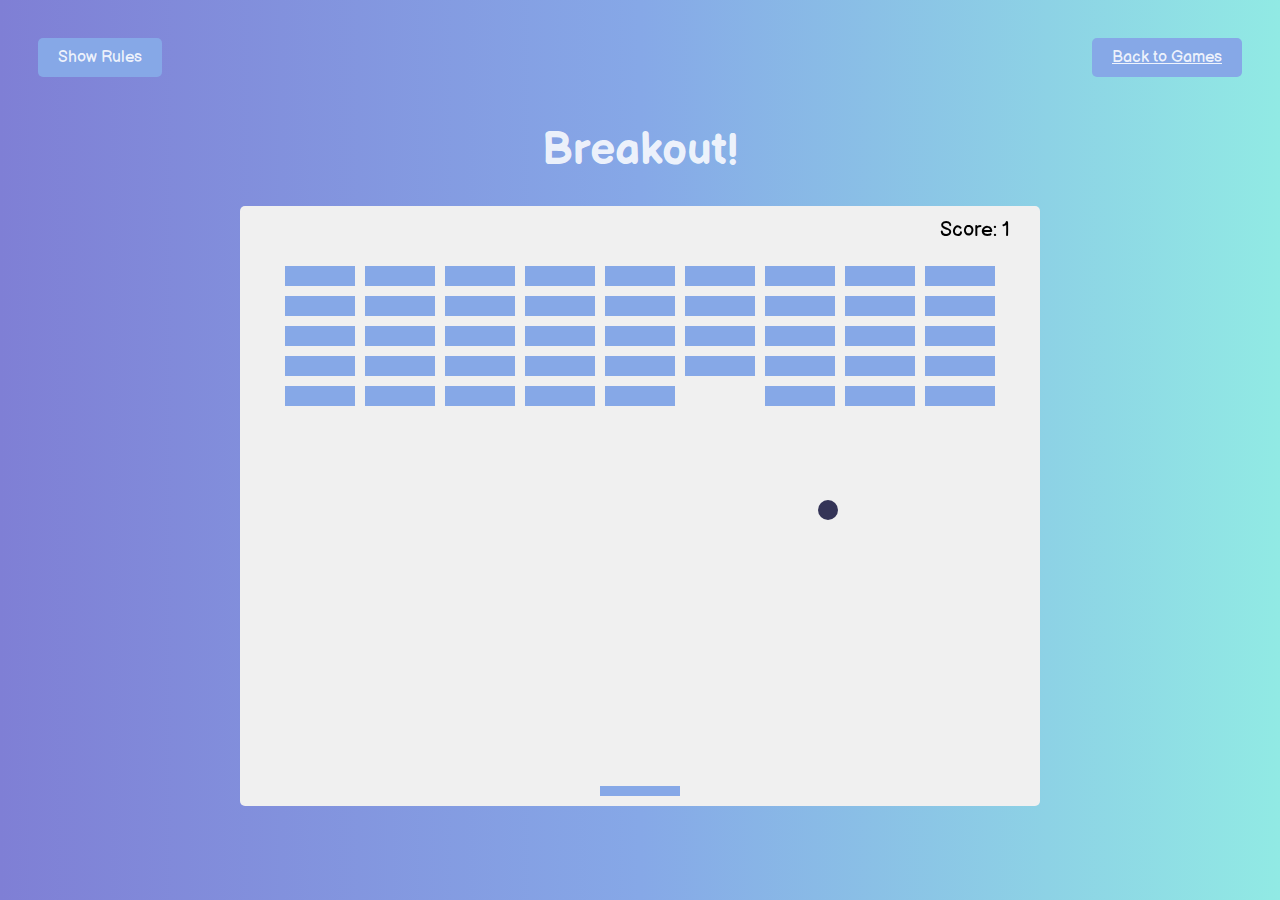
<file: ResponsiveGameStore/games/04-Breakout-Game/index.html>
<!DOCTYPE html>
<html lang="en">
<head>
  <meta charset="UTF-8" />
  <meta name="viewport" content="width=device-width, initial-scale=1.0"/>
  <title>Talha - Breakout Game</title>
  <link rel="icon" href="https://i.ibb.co/M6KTWnf/pic.jpg">
  <link rel="stylesheet" href="style.css" />
</head>
<body>
  <h1>Breakout!</h1>
  <button id="rules-btn" class="btn rules-btn">Show Rules</button>
  <a href="index.html" class="btn back-btn">Back to Games</a>

  <div id="rules" class="rules">
    <h2>How To Play:</h2>
    <p>Use your right and left keys to move the paddle to bounce the ball and break the blocks.</p>
    <p>If you miss the ball, your score and the blocks will reset.</p>
    <button id="close-btn" class="btn">Close</button>
  </div>

  <canvas id="canvas"></canvas>

  <div class="mobile-controls">
    <button id="left-btn">◀️</button>
    <button id="right-btn">▶️</button>
  </div>

  <script src="script.js"></script>
</body>
</html>
</file>
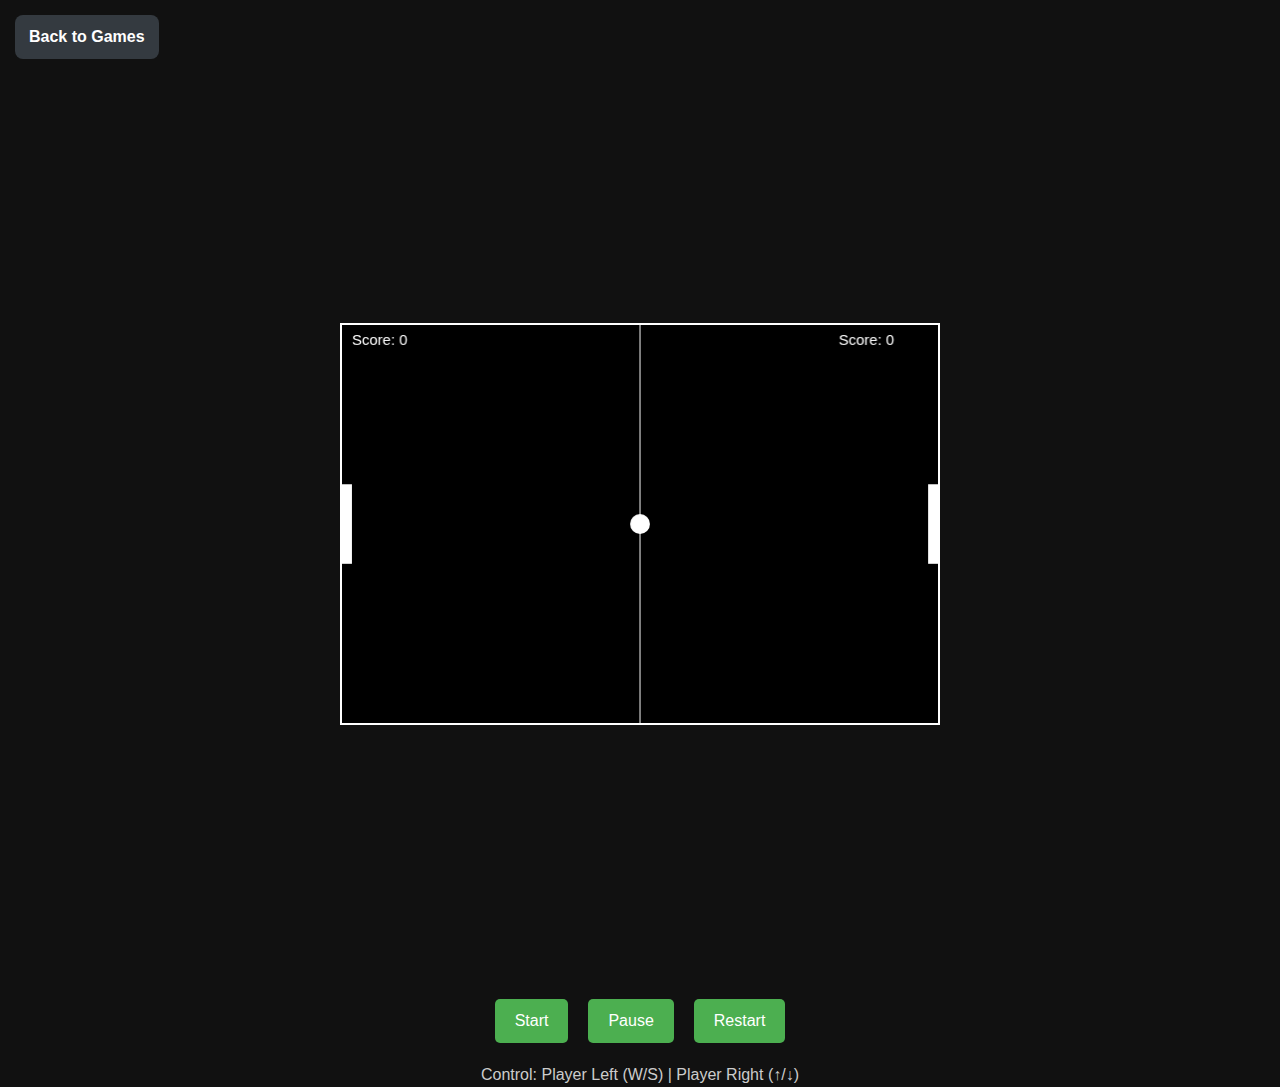
<file: ResponsiveGameStore/games/07-Ping-Pong-Game/index.html>
<!DOCTYPE html>
<html lang="en">
<head>
  <meta charset="UTF-8" />
  <meta name="viewport" content="width=device-width, initial-scale=1.0" />
  <title>Talha - Ping Pong Game</title>

  <!-- Bootstrap CSS -->
  <link rel="stylesheet" href="https://maxcdn.bootstrapcdn.com/bootstrap/4.0.0/css/bootstrap.min.css" />
  <link rel="stylesheet" href="style.css" />
  <link rel="icon" href="https://i.ibb.co/M6KTWnf/pic.jpg" />
</head>
<body>

  <!-- Back Button -->
  <a href="GAMES.html" class="back-button">
    Back to Games
  </a>

  <!-- Game Container -->
  <div class="container">
    <canvas id="canvas" width="600" height="400"></canvas>
  </div>

  <!-- Controls -->
  <div class="button">
    <button id="start-btn" class="btn">Start</button>
    <button id="pause-btn" class="btn">Pause</button>
    <button id="restart-btn" class="btn">Restart</button>
  </div>

  <p class="control">Control: Player Left (W/S) | Player Right (↑/↓)</p>

  <!-- Modal for Win Message -->
  <div class="modal" tabindex="-1" role="dialog" id="message-modal">
    <div class="modal-dialog" role="document">
      <div class="modal-content bg-dark text-white">
        <div class="modal-body">
          <h5 id="message"></h5>
        </div>
        <div class="modal-footer">
          <button type="button" id="message-modal-close" class="btn btn-secondary" data-dismiss="modal">Close</button>
        </div>
      </div>
    </div>
  </div>

  <!-- Scripts -->
  <script src="https://code.jquery.com/jquery-3.6.0.min.js"></script>
  <script src="https://maxcdn.bootstrapcdn.com/bootstrap/4.0.0/js/bootstrap.min.js"></script>
  <script src="script.js"></script>
</body>
</html>
</file>
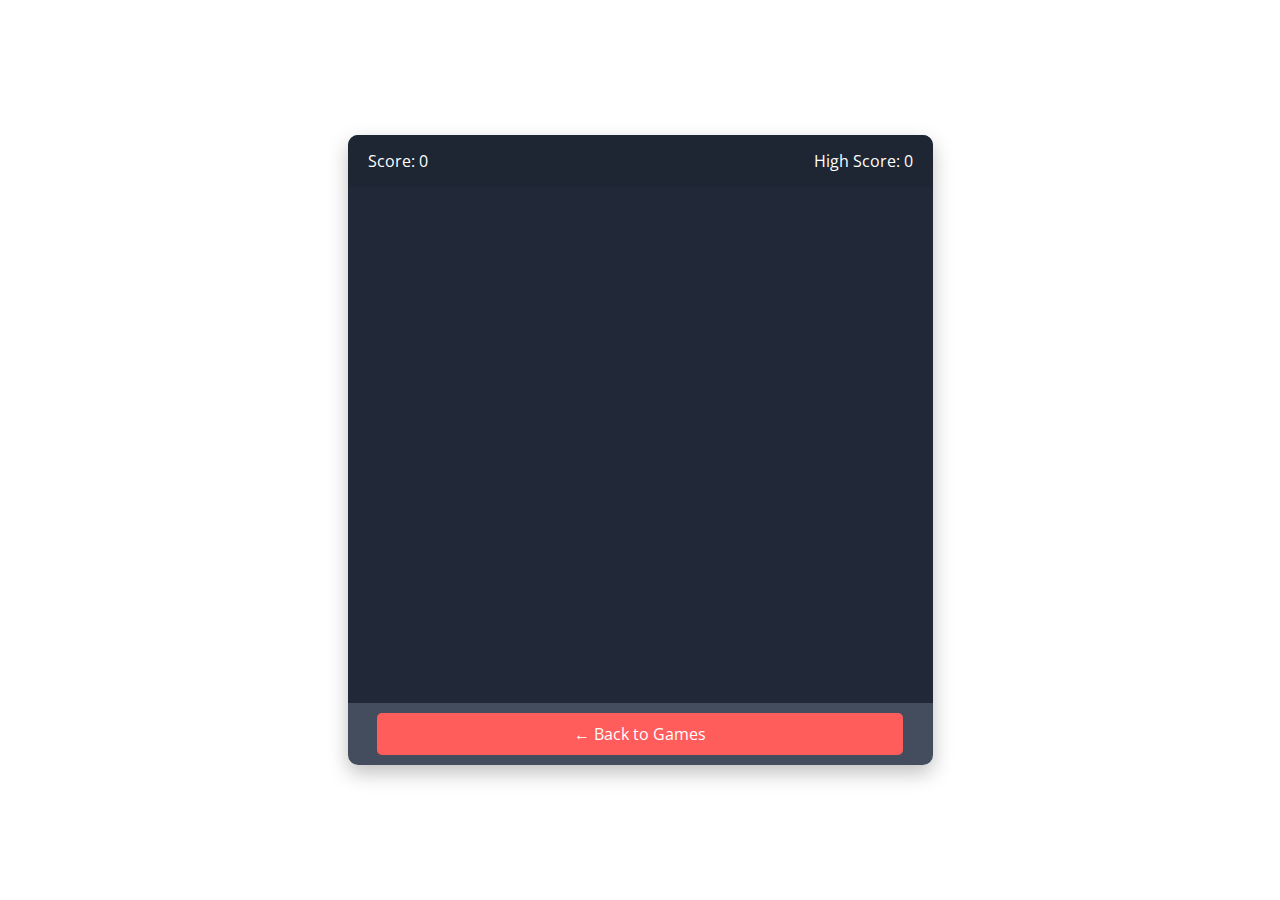
<file: ResponsiveGameStore/games/14-Snake-Game/index.html>
<!DOCTYPE html>
<html lang="en">
<head>
  <meta charset="UTF-8" />
  <meta name="viewport" content="width=device-width, initial-scale=1.0" />
  <title>Talha - Snake Game</title>
  <link rel="icon" href="https://i.ibb.co/M6KTWnf/pic.jpg" />
  <link rel="stylesheet" href="style.css" />
  <script src="script.js" defer></script>
  <link rel="stylesheet" href="https://cdnjs.cloudflare.com/ajax/libs/font-awesome/6.3.0/css/all.min.css">
</head>
<body>
  <div class="wrapper">
    <div class="game-details">
      <span class="score">Score: 0</span>
      <span class="high-score">High Score: 0</span>
    </div>
    <div class="play-board"></div>
    <div class="controls">
      <i data-key="ArrowLeft" class="fa-solid fa-arrow-left-long"></i>
      <i data-key="ArrowUp" class="fa-solid fa-arrow-up-long"></i>
      <i data-key="ArrowRight" class="fa-solid fa-arrow-right-long"></i>
      <i data-key="ArrowDown" class="fa-solid fa-arrow-down-long"></i>
    </div>
    <button class="back-btn" onclick="window.location.href='games.html'">← Back to Games</button>
  </div>

  <div class="modal" id="gameOverModal">
    <div class="modal-content">
      <h2>Game Over</h2>
      <p>Want to try again?</p>
      <button onclick="restartGame()">Play Again</button>
      <button onclick="window.location.href='games.html'">Back to Games</button>
    </div>
  </div>
</body>
</html>
</file>
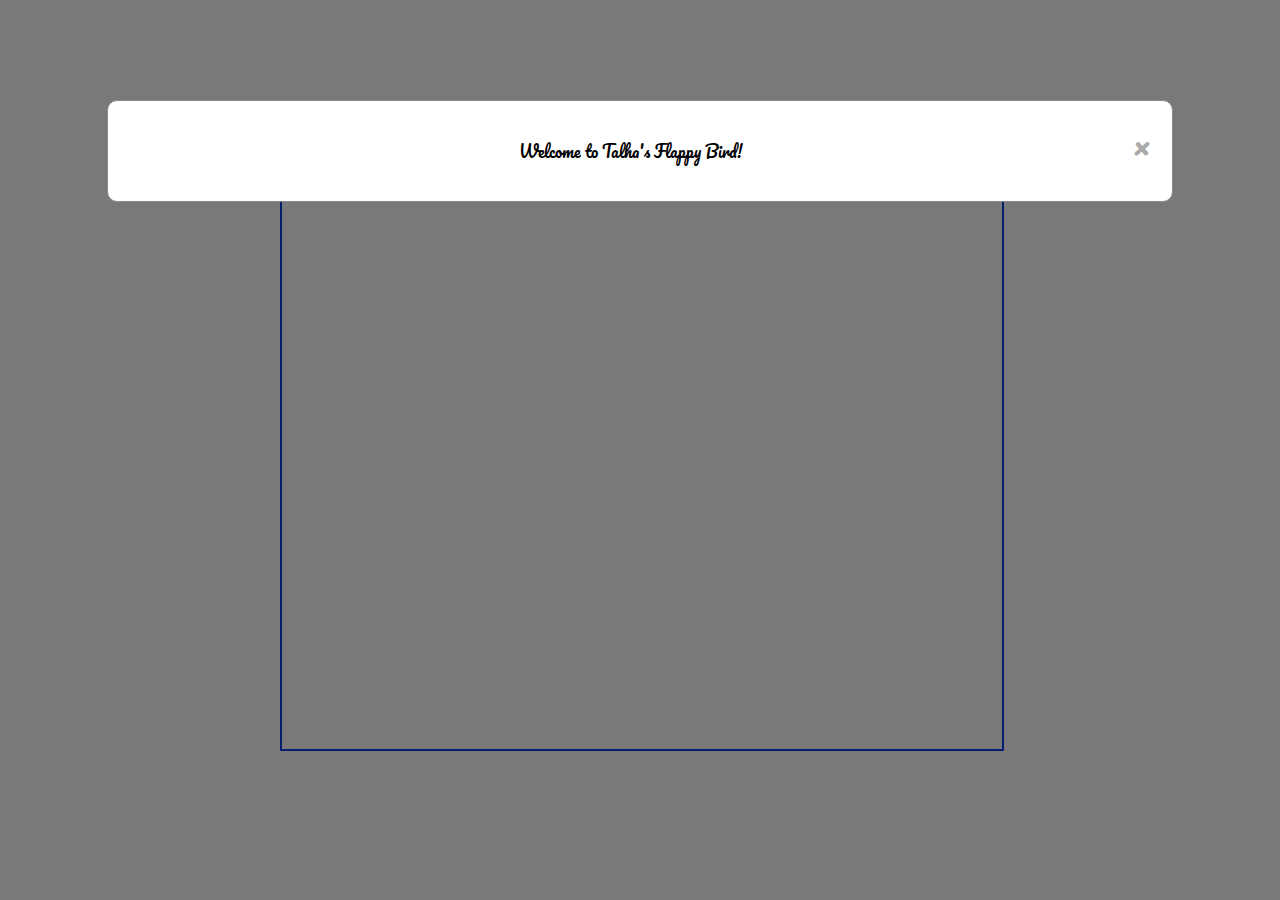
<file: ResponsiveGameStore/games/19-Flappy-Bird-Game/index.html>
<!DOCTYPE html>
<html lang="en">
  <head>
    <meta charset="UTF-8" />
    <meta name="viewport" content="width=device-width, initial-scale=1.0" />
    <title>Talha - Flappy Bird</title>
    <link rel="stylesheet" href="style.css" />
    <link href="https://fonts.googleapis.com/css?family=Pacifico" rel="stylesheet" />
    <link rel="icon" href="https://i.ibb.co/M6KTWnf/pic.jpg" />
  </head>
  <body>
    <div class="container">
      <button id="backBtn" onclick="goBack()">← Back to Games</button>
      <canvas id="myCanvas" width="620" height="480"></canvas>
      <div id="gameModal" class="modal">
        <div class="modal-content">
          <span class="close" onclick="toggleModal()">&times;</span>
          <p>Welcome to Talha's Flappy Bird!</p>
        </div>
      </div>
    </div>
    <script src="script.js"></script>
  </body>
</html>
</file>
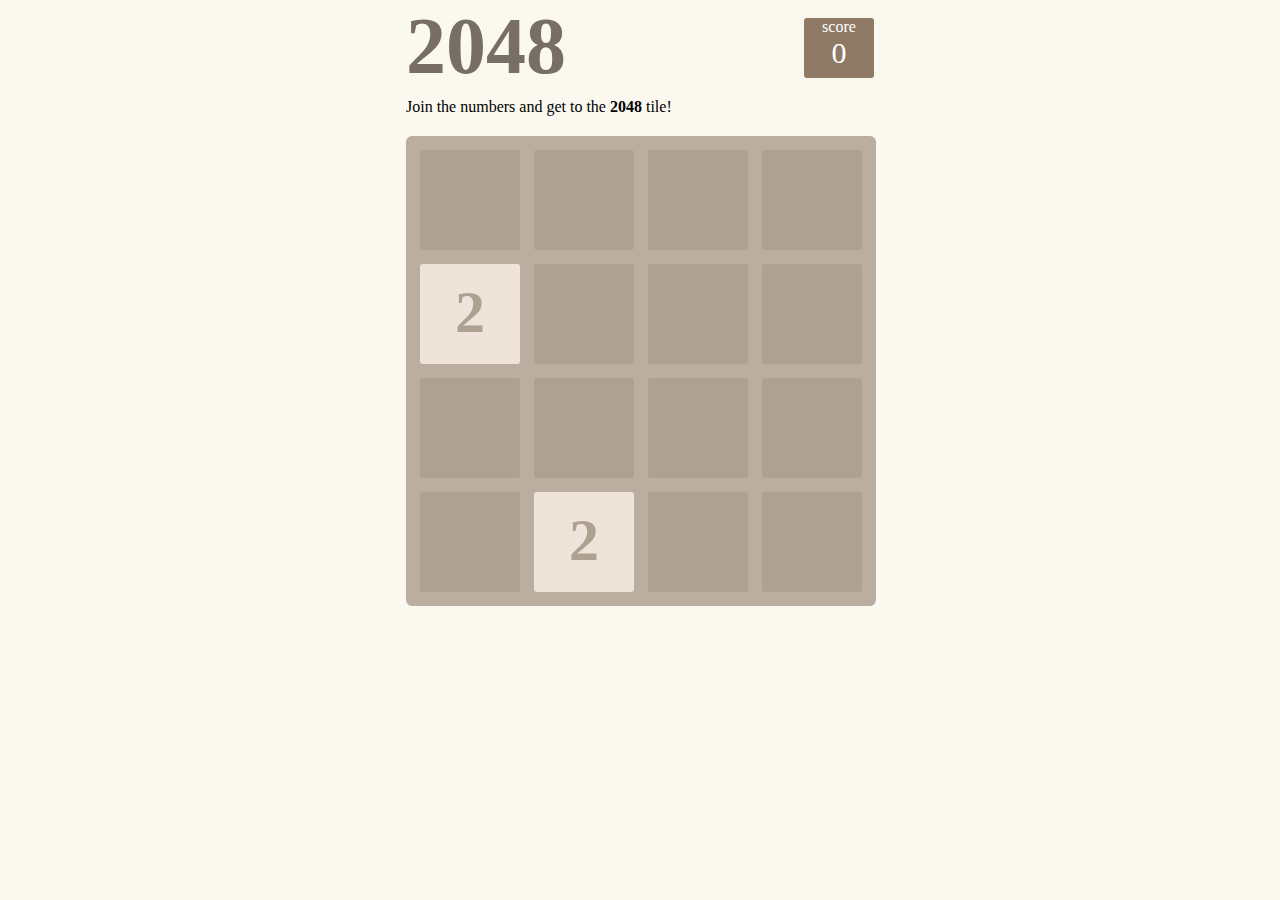
<file: ResponsiveGameStore/games/21-2048-Game/index.html>
<!DOCTYPE html>
<html lang="en" dir="ltr">
  <head>
    <meta charset="utf-8" />
    <title>Talha - 2048 Game</title>
    <link rel="stylesheet" href="style.css" />
    <script src="script.js" charset="utf-8"></script>
    <link rel="icon" href="https://i.ibb.co/M6KTWnf/pic.jpg" />
  </head>
  <body>
    <div class="container">
      <div class="info">
        <h1>2048</h1>
        <div class="score-container">
          <div class="score-title">score</div>
          <span id="score">0</span>
        </div>
      </div>
      <span id="result">Join the numbers and get to the <b>2048</b> tile!</span>
      <div class="grid"></div>
    </div>
  </body>
</html>
</file>
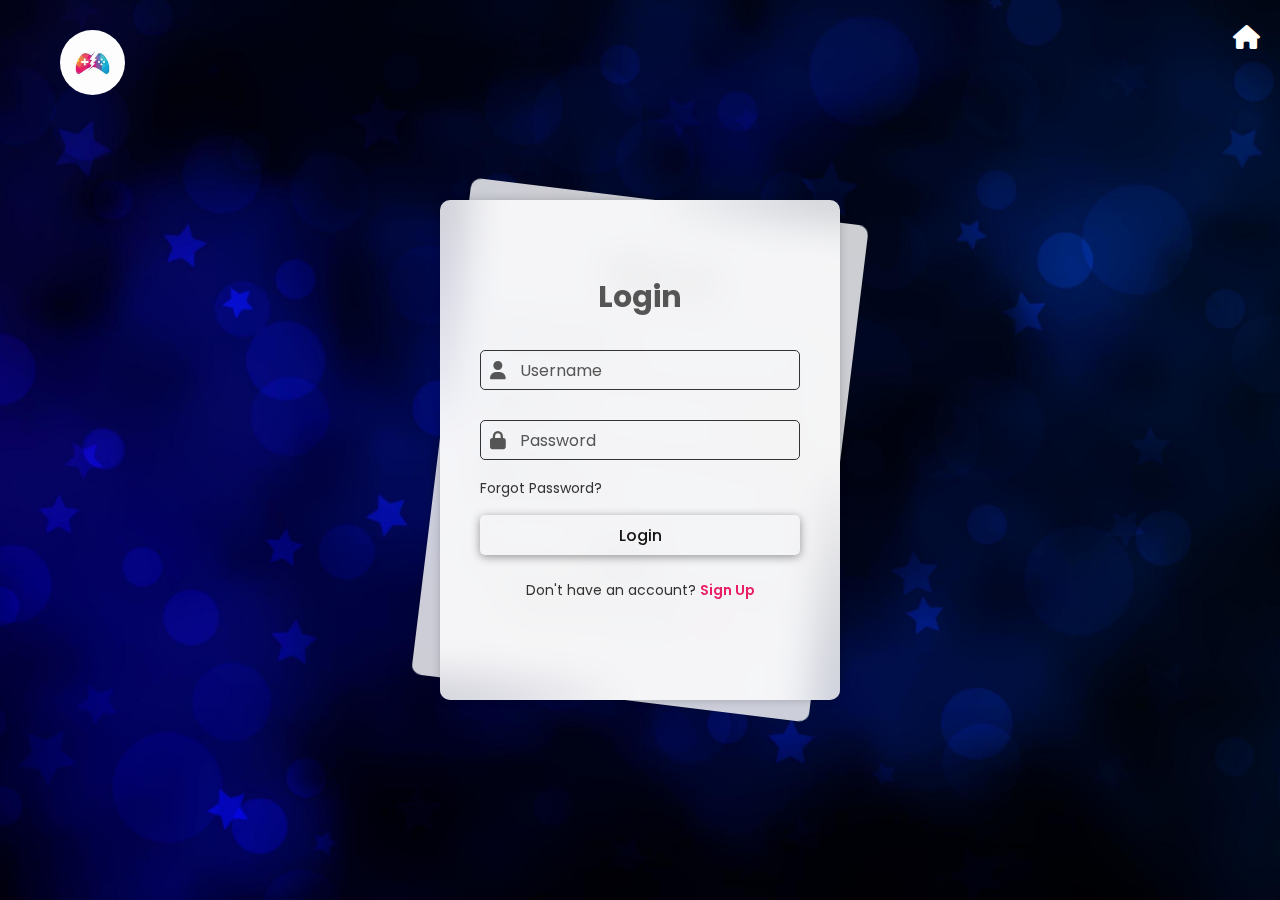
<file: ResponsiveGameStore/games/login.html>
<!DOCTYPE html>
<html lang="en">
<head>
    <meta charset="UTF-8">
    <meta name="viewport" content="width=device-width, initial-scale=1, shrink-to-fit=no">
    <meta name="description" content="Gaming Website">
    <title>GameStore - LogIn</title>
    <link rel="stylesheet" href="CSS/loginstyles.css">
    <link href="https://cdnjs.cloudflare.com/ajax/libs/font-awesome/6.0.0/css/all.min.css" rel="stylesheet">
</head>
<body>
    <div class="logo">
        <a class="navbar-brand logo-image" href="index.html">
        <img src="images/logo.jpg"" alt="">
        </a>
      </div>
    <header>
        <a class="home-icon" href="index.html"><i class="fas fa-home"></i></a>
    </header>

    <div class="wrapper">
        <!-- Sign Up Form -->
        <div class="form-wrapper sign-up">
            <form id="signUpForm">
                <h2>Sign Up</h2>
                <div class="input-group">
                    <i class="fas fa-user"></i>
                    <input type="text" id="signup-username" required>
                    <label>Username</label>
                </div>
                <div class="input-group">
                    <i class="fas fa-envelope"></i>
                    <input type="email" id="signup-email" required>
                    <label>Email</label>
                </div>
                <div class="input-group">
                    <i class="fas fa-lock"></i>
                    <input type="password" id="signup-password" required>
                    <label>Password</label>
                </div>
                <button type="submit" class="btn">Sign Up</button>
                <div class="sign-link">
                    <p>Already have an account? <a href="#" class="signIn-link">Sign In</a></p>
                </div>
            </form>
        </div>

        <!-- Sign In Form -->
        <div class="form-wrapper sign-in active">
            <form id="signInForm">
                <h2>Login</h2>
                <div class="input-group">
                    <i class="fas fa-user"></i>
                    <input type="text" id="signin-username" required>
                    <label>Username</label>
                </div>
                <div class="input-group">
                    <i class="fas fa-lock"></i>
                    <input type="password" id="signin-password" required>
                    <label>Password</label>
                </div>
                <div class="forgot-pass">
                    <a href="#">Forgot Password?</a>
                </div>
                <button type="submit" class="btn">Login</button>
                <div class="sign-link">
                    <p>Don't have an account? <a href="#" class="signUp-link">Sign Up</a></p>
                </div>
            </form>
        </div>
    </div>

    <script src="script.js"></script>
</body>
</html>
</file>
<file: ResponsiveGameStore/games/04-Breakout-Game/style.css>
@import url("https://fonts.googleapis.com/css2?family=Balsamiq+Sans:wght@400;700&display=swap");

:root {
  --background-color: #7f7fd5;
  --background-secondary-color: #91eae4;
  --canvas-color: #f0f0f0;
  --text-color: rgba(255, 255, 255, 0.87);
  --sidebar-color: #343457;
  --button-color: #86a8e7;
  --hover-color: #7db3e3;
}

* {
  box-sizing: border-box;
}

body {
  background: linear-gradient(to right, var(--background-color), var(--button-color), var(--background-secondary-color));
  font-family: "Balsamiq Sans", cursive;
  display: flex;
  flex-direction: column;
  align-items: center;
  justify-content: center;
  min-height: 100vh;
  margin: 0;
  padding: 1rem;
  text-align: center;
}

h1 {
  font-size: 2.75rem;
  color: var(--text-color);
}

canvas {
  background-color: var(--canvas-color);
  display: block;
  border-radius: 5px;
  max-width: 96%;
  width: 800px;
}

.btn {
  cursor: pointer;
  border: 0;
  padding: 0.625rem 1.25rem;
  background-color: var(--button-color);
  color: var(--text-color);
  border-radius: 5px;
  font-family: inherit;
  font-size: 1rem;
  margin: 0.5rem;
}

.btn:hover {
  background-color: var(--hover-color);
}

.btn:active {
  transform: scale(0.98);
}

.rules-btn {
  position: absolute;
  top: 1.875rem;
  left: 1.875rem;
}

.back-btn {
  position: absolute;
  top: 1.875rem;
  right: 1.875rem;
}

.rules {
  position: absolute;
  top: 0;
  left: 0;
  background-color: var(--sidebar-color);
  color: var(--text-color);
  min-height: 100vh;
  width: 400px;
  padding: 3rem;
  line-height: 1.5;
  transform: translateX(-400px);
  transition: transform 1s ease-in-out;
  z-index: 10;
}

.rules.show {
  transform: translateX(0);
}

.mobile-controls {
  display: none;
  margin-top: 1rem;
  gap: 1rem;
}

.mobile-controls button {
  padding: 1rem 2rem;
  font-size: 2rem;
  background: var(--button-color);
  color: var(--text-color);
  border: none;
  border-radius: 10px;
  cursor: pointer;
}

@media (max-width: 768px) {
  .rules-btn {
    top: 1rem;
    left: 1rem;
  }

  .back-btn {
    top: 1rem;
    right: 1rem;
  }

  canvas {
    max-width: 92%;
    width: 600px;
  }

  .mobile-controls {
    display: flex;
  }
}
</file>
<file: ResponsiveGameStore/games/07-Ping-Pong-Game/style.css>
/* General Styling */
body, html {
  margin: 0;
  padding: 0;
  height: 100%;
  background: #111;
  color: white;
  font-family: Arial, sans-serif;
}

/* Back Button */
.back-button {
  display: inline-flex;
  align-items: center;
  text-decoration: none;
  background-color: #343a40;
  color: white;
  padding: 10px 14px;
  border-radius: 8px;
  margin: 15px;
  transition: background-color 0.3s ease;
  font-weight: bold;
}

.back-button img {
  margin-right: 8px;
  filter: invert(100%);
}

.back-button:hover {
  background-color: #495057;
  text-decoration: none;
}

.container {
  display: flex;
  flex-direction: column;
  align-items: center;
  justify-content: center;
  min-height: 100vh;
  padding: 10px;
}

canvas {
  background: #000;
  border: 2px solid #fff;
  width: 100%;
  max-width: 600px;
  height: auto;
}

.button {
  display: flex;
  flex-wrap: wrap;
  justify-content: center;
  margin-top: 15px;
}

.btn {
  background-color: #4caf50;
  border: none;
  color: white;
  padding: 10px 20px;
  margin: 10px;
  font-size: 16px;
  cursor: pointer;
  border-radius: 5px;
}

.btn:hover {
  background-color: #3e8e41;
}

.control {
  text-align: center;
  font-size: 16px;
  margin-top: 10px;
  color: #ccc;
}

@media (max-width: 768px) {
  canvas {
    width: 100%;
    height: auto;
  }

  .btn {
    padding: 8px 16px;
    font-size: 14px;
  }

  .control {
    font-size: 14px;
  }
}
</file>
<file: ResponsiveGameStore/games/14-Snake-Game/style.css>
@import url('https://fonts.googleapis.com/css2?family=Open+Sans:wght@400;600&display=swap');

* {
  margin: 0;
  padding: 0;
  box-sizing: border-box;
  font-family: 'Open Sans', sans-serif;
}

body {
  background: url('https://i.ibb.co/YbZbdmH/bg-pattern.png') no-repeat center center fixed;
  background-size: cover;
  display: flex;
  justify-content: center;
  align-items: center;
  min-height: 100vh;
}

.wrapper {
  width: 65vmin;
  height: 70vmin;
  display: flex;
  flex-direction: column;
  background: #293447e0;
  border-radius: 10px;
  box-shadow: 0 8px 20px rgba(0, 0, 0, 0.25);
  overflow: hidden;
  position: relative;
}

.game-details {
  display: flex;
  justify-content: space-between;
  padding: 15px 20px;
  color: #fff;
  background: #1e2533;
}

.play-board {
  flex-grow: 1;
  display: grid;
  grid-template: repeat(30, 1fr) / repeat(30, 1fr);
  background: #212837;
}

.play-board .food {
  background: url('https://i.ibb.co/TY3smP1/apple.png') no-repeat center;
  background-size: cover;
}

.play-board .head {
  background: url('https://i.ibb.co/M8N9Q5W/snakehead.png') no-repeat center;
  background-size: cover;
}

.controls {
  display: none;
  justify-content: space-between;
  background: #1e2533;
}

.controls i {
  flex: 1;
  padding: 15px 0;
  text-align: center;
  font-size: 1.2rem;
  color: #B8C6DC;
  border-right: 1px solid #293447;
  cursor: pointer;
}

.controls i:last-child {
  border-right: none;
}

.back-btn {
  background: #ff5c5c;
  border: none;
  color: white;
  padding: 10px;
  margin: 10px auto;
  width: 90%;
  border-radius: 5px;
  font-size: 1rem;
  cursor: pointer;
  transition: background 0.3s;
}

.back-btn:hover {
  background: #e04a4a;
}

.modal {
  position: fixed;
  top: 0; left: 0;
  height: 100%; width: 100%;
  display: none;
  background: rgba(0, 0, 0, 0.6);
  justify-content: center;
  align-items: center;
}

.modal-content {
  background: #fff;
  padding: 25px;
  border-radius: 8px;
  text-align: center;
}

.modal-content button {
  background: #007bff;
  border: none;
  color: #fff;
  padding: 10px 16px;
  margin: 10px;
  border-radius: 5px;
  cursor: pointer;
}

.modal-content button:hover {
  background: #0056b3;
}

@media screen and (max-width: 800px) {
  .wrapper {
    width: 90vmin;
    height: 115vmin;
  }
  .controls {
    display: flex;
  }
  .controls i {
    padding: 10px 0;
    font-size: 1rem;
  }
}
</file>
<file: ResponsiveGameStore/games/19-Flappy-Bird-Game/style.css>
body {
  font-family: "Pacifico", cursive;
  margin: 0;
  background-color: #f2f2f2;
  display: flex;
  justify-content: center;
  align-items: center;
  height: 100vh;
}

.container {
  text-align: center;
  width: 100%;
  max-width: 720px;
}

canvas {
  border: 2px solid #0a3cda;
  background: url("http://s2js.com/img/etc/flappyback.png") no-repeat center center;
  background-size: cover;
  width: 100%;
  height: auto;
}

#backBtn {
  background-color: #0a3cda;
  color: white;
  padding: 10px 20px;
  margin-bottom: 10px;
  border: none;
  border-radius: 8px;
  cursor: pointer;
  font-size: 16px;
}

#backBtn:hover {
  background-color: #082b9a;
}

.modal {
  display: none;
  position: fixed;
  z-index: 999;
  padding-top: 100px;
  left: 0;
  top: 0;
  width: 100%;
  height: 100%;
  overflow: auto;
  background-color: rgba(0, 0, 0, 0.5);
}

.modal-content {
  background-color: white;
  margin: auto;
  padding: 20px;
  border: 1px solid #888;
  width: 80%;
  border-radius: 10px;
}

.close {
  color: #aaa;
  float: right;
  font-size: 28px;
  font-weight: bold;
  cursor: pointer;
}
</file>
<file: ResponsiveGameStore/games/21-2048-Game/style.css>
body {
  background-color: #faf8ef;
  display: flex;
  justify-content: center;
  font-family: "Clear Sans", "Helvetica Neue";
}

h1 {
  font-size: 80px;
  line-height: 0.7;
  color: #776e65;
  margin: 0px;
}

.container {
  width: 468px;
  margin-top: 10px;
}

.info {
  display: flex;
  justify-content: space-between;
  margin-bottom: 20px;
}

.grid {
  display: flex;
  flex-wrap: wrap;
  width: 456px;
  height: 456px;
  background-color: #bbada0;
  border: 7px solid #bbada0;
  border-radius: 6px;
  margin-top: 20px;
}

.grid div {
  width: 100px;
  height: 100px;
  margin: 7px;
  border-radius: 3px;
  background-color: #eee4da;
  color: #afa192;
  font-weight: bold;
  text-align: center;
  font-size: 60px;
  line-height: 1.6;
}

.score-container {
  text-align: center;
  width: 70px;
  height: 60px;
  border-radius: 3px;
  background-color: #8f7a66;
  color: #ffffff;
}

#score {
  font-size: 30px;
}

.score-title {
  font-size: 16px;
}
</file>
<file: ResponsiveGameStore/games/CSS/loginstyles.css>
@import url('https://fonts.googleapis.com/css2?family=Poppins:wght@300;400;500;600;700;800;900&display=swap');

* {
  margin: 0;
  padding: 0;
  box-sizing: border-box;
  font-family: 'Poppins', sans-serif;
}

body {
  display: flex;
  justify-content: center;
  align-items: center;
  min-height: 100vh;
  background-image: url('images/bgck.jpg');
  background-size: cover;
  background-position: center;
  overflow: hidden;
}
/* Logo Container */
.logo {
  position: absolute;
  z-index: 99;
  left: 50px;
  top: 20px;
  max-width: 50%;
  max-height: 50%;
  background-size: cover;
  padding: 10px;
  /* Adjust padding */
  border-radius: 8px;
  /* Rounded edges */
  display: flex;
  align-items: center;
  justify-content: center;
}

/* Logo Image */
.logo img {
  width: 4.0625rem;
  height: 4.0625rem;
  border-radius: 50%;
  object-fit: cover;
  background-color: transparent;
  border: none;
}

/* Hover Effect: Lift & Glow */
.logo:hover {
  transform: scale(1.1);
  transition: transform 0.3s ease, box-shadow 0.3s ease;
  box-shadow: 0px 4px 15px rgba(0, 0, 0, 0.2);
}

header {
  position: absolute;
  top: 20px;
  right: 20px;
}

.home-icon {
  font-size: 24px;
  color: #fff;
  text-decoration: none;
}

.wrapper {
  position: relative;
  width: 400px;
  height: 500px;
}

.form-wrapper {
  position: absolute;
  top: 0;
  left: 0;
  display: flex;
  justify-content: center;
  align-items: center;
  width: 100%;
  height: 100%;
  background: rgba(255, 255, 255, 0.8); /* Transparent background */
  box-shadow: 0 0 10px rgba(0, 0, 0, .2);
  border-radius: 10px;
  backdrop-filter: blur(20px); /* Blur effect */
}

.wrapper.animate-signUp .form-wrapper.sign-in {
  transform: rotate(7deg);
  animation: animateRotate .7s ease-in-out forwards;
  animation-delay: .3s;
}

.wrapper.animate-signIn .form-wrapper.sign-in {
  animation: animateSignIn 1.5s ease-in-out forwards;
}

@keyframes animateSignIn {
  0% {
    transform: translateX(0);
  }

  50% {
    transform: translateX(-500px);
  }

  100% {
    transform: translateX(0) rotate(7deg);
  }
}

.wrapper .form-wrapper.sign-up {
  transform: rotate(7deg);
}

.wrapper.animate-signIn .form-wrapper.sign-up {
  animation: animateRotate .7s ease-in-out forwards;
  animation-delay: .3s;
}

@keyframes animateRotate {
  0% {
    transform: rotate(7deg);
  }

  100% {
    transform: rotate(0);
    z-index: 1;
  }
}

.wrapper.animate-signUp .form-wrapper.sign-up {
  animation: animateSignUp 1.5s ease-in-out forwards;
}

@keyframes animateSignUp {
  0% {
    transform: translateX(0);
    z-index: 1;
  }

  50% {
    transform: translateX(500px);
  }

  100% {
    transform: translateX(0) rotate(7deg);
  }
}

h2 {
  font-size: 30px;
  color: #555;
  text-align: center;
}

.input-group {
  position: relative;
  width: 320px;
  margin: 30px 0;
}

.input-group i {
  position: absolute;
  top: 50%;
  left: 10px;
  transform: translateY(-50%);
  color: #555;
  font-size: 18px;
}

.input-group label {
  position: absolute;
  top: 50%;
  left: 35px;
  transform: translateY(-50%);
  font-size: 16px;
  color: #555;
  padding: 0 5px;
  pointer-events: none;
  transition: .5s;
}

.input-group input {
  width: 100%;
  height: 40px;
  font-size: 16px;
  color: #333;
  padding: 0 10px 0 40px;
  background: transparent;
  border: 1px solid #333;
  outline: none;
  border-radius: 5px;
}

.input-group input:focus~label,
.input-group input:valid~label {
  top: 0;
  font-size: 12px;
  background: hsla(0, 0%, 100%, 0.651);
}

.forgot-pass {
  margin: -15px 0 15px;
}

.forgot-pass a {
  color: #333;
  font-size: 14px;
  text-decoration: none;
}

.forgot-pass a:hover {
  text-decoration: underline;
}

.btn {
  position: relative;
  top: 0;
  left: 0;
  width: 100%;
  height: 40px;
  background: transparent;
  box-shadow: 0 2px 10px rgba(0, 0, 0, .4);
  font-size: 16px;
  color: hsl(0, 8%, 8%);
  font-weight: 500;
  cursor: pointer;
  border-radius: 5px;
  border: none;
  outline: none;
}

.sign-link {
  font-size: 14px;
  text-align: center;
  margin: 25px 0;
}

.sign-link p {
  color: #333;
}

.sign-link p a {
  color: #e91e63;
  text-decoration: none;
  font-weight: 600;
}

.sign-link p a:hover {
  text-decoration: underline;
}
</file>
